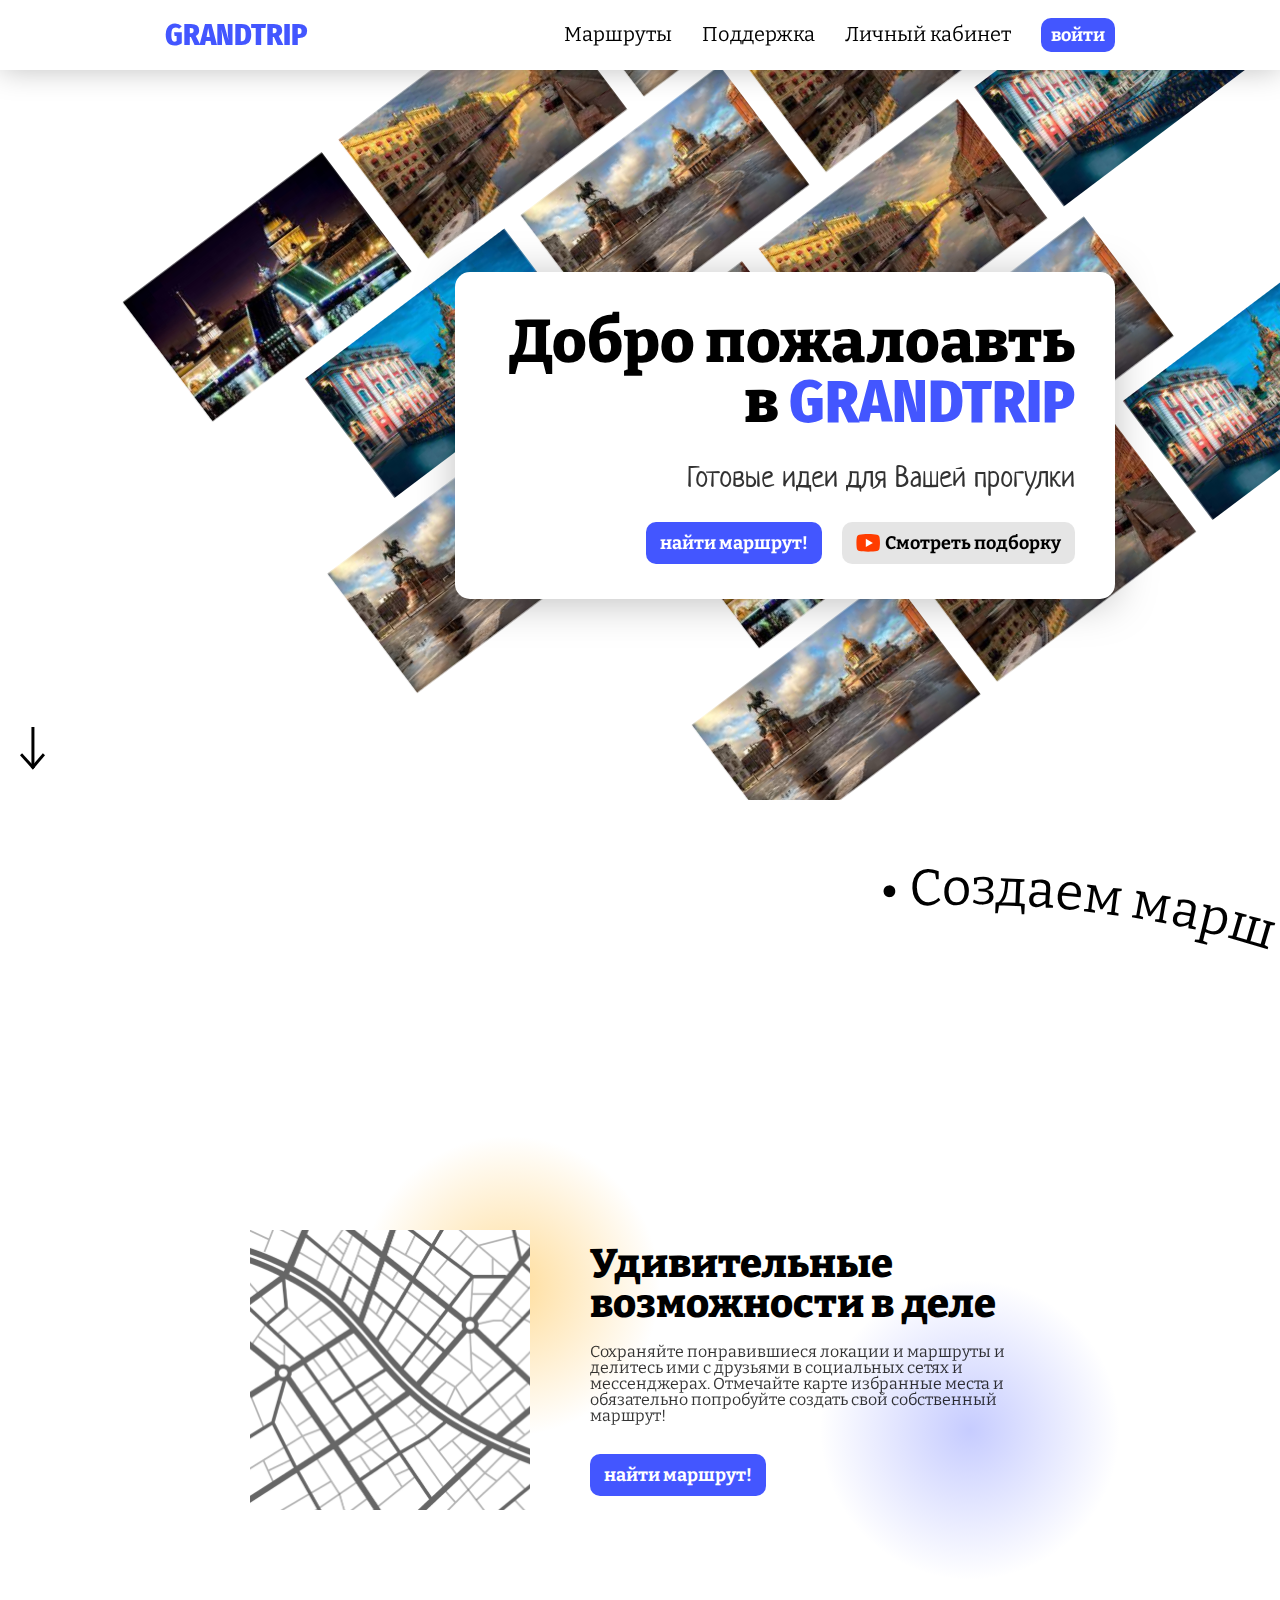
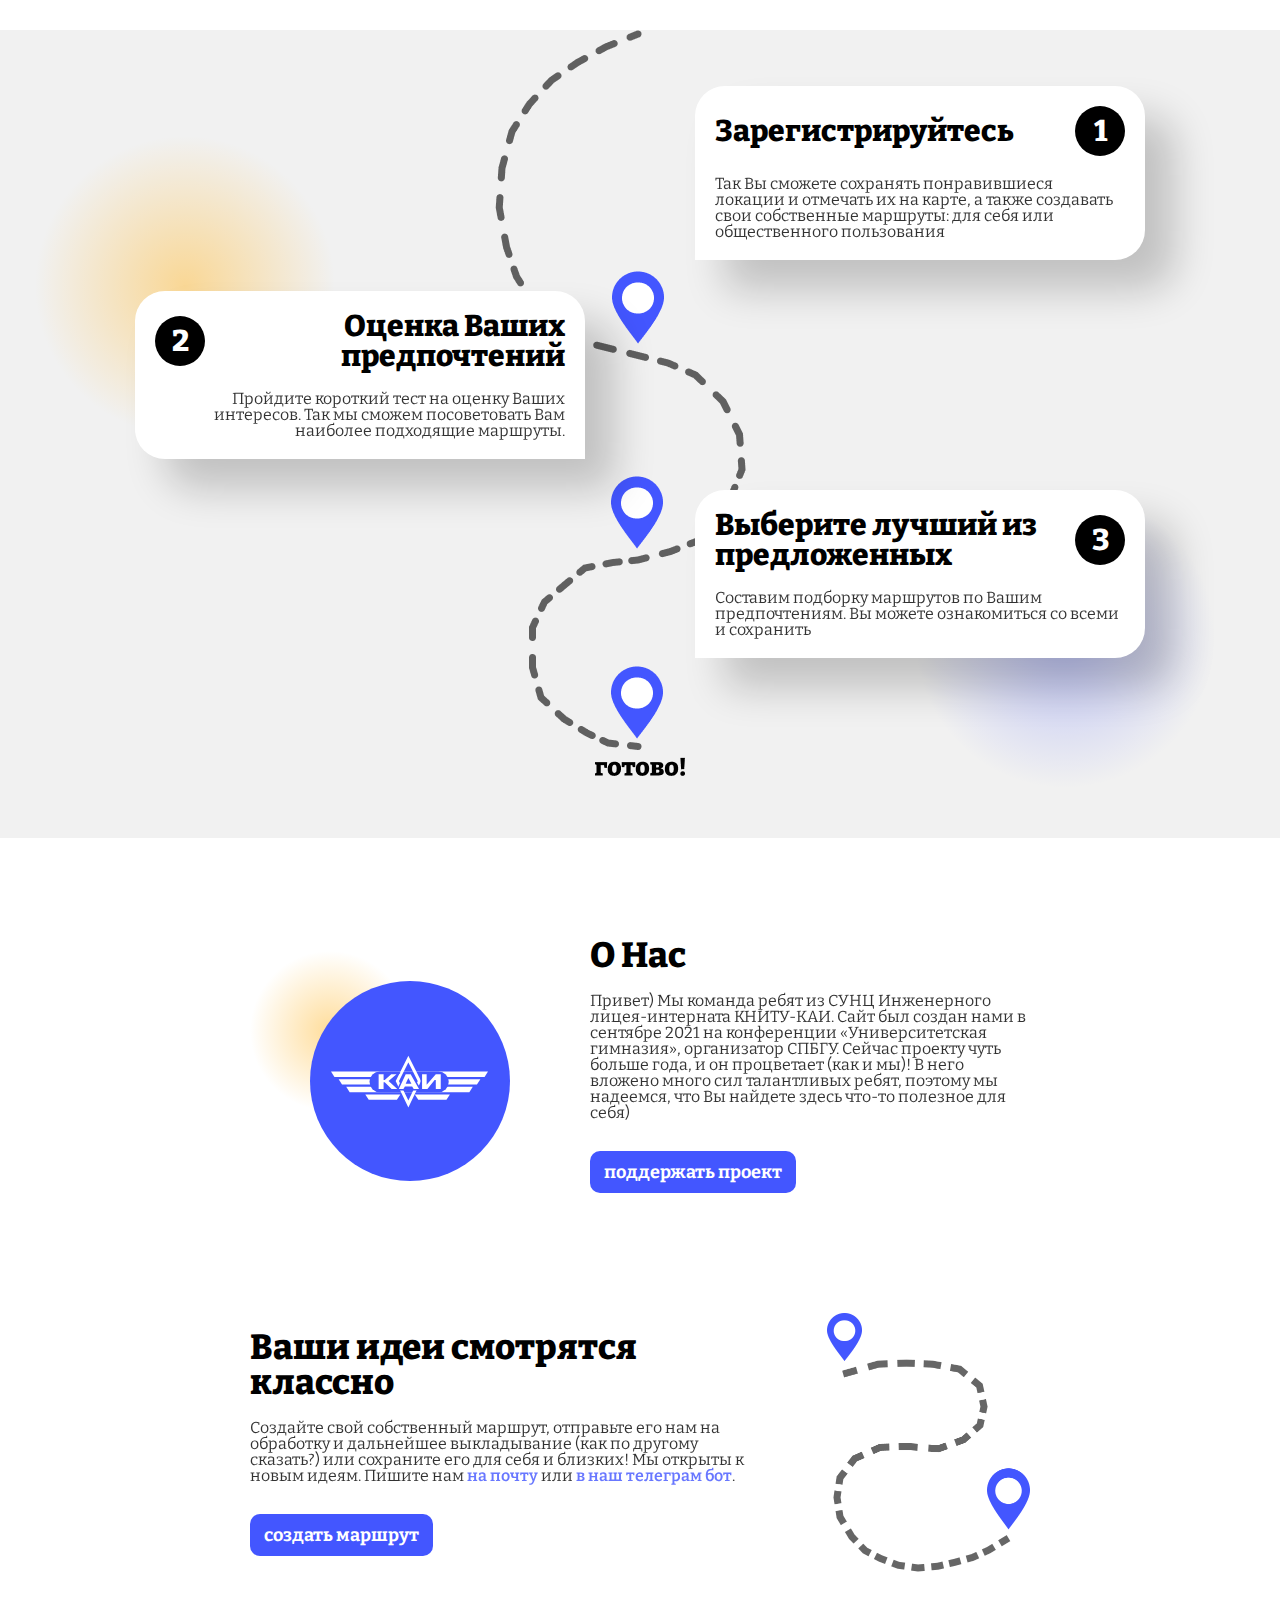
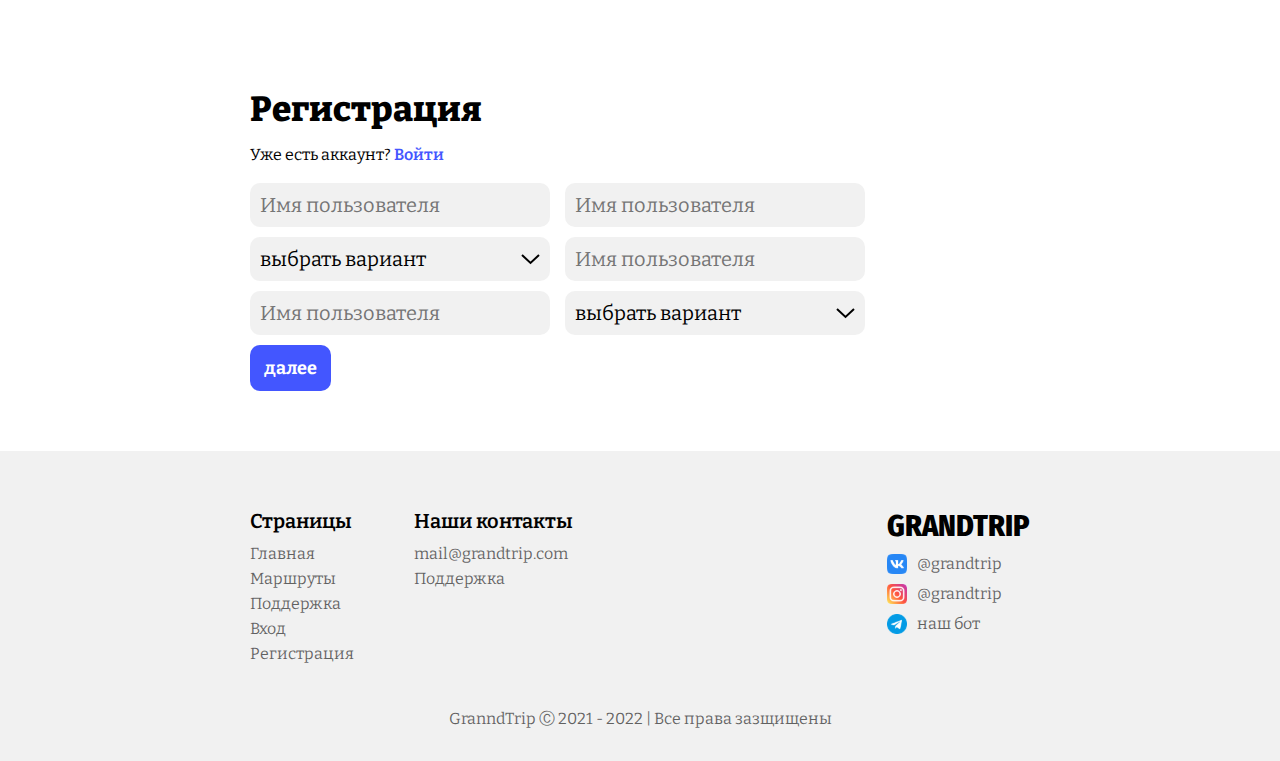
<file: #dist/index.html>
<!DOCTYPE html>
<html lang="ru">
  <head>
    <link rel="stylesheet" href="style.css"><link rel="preconnect" href="https://fonts.googleapis.com"> 
<link rel="preconnect" href="https://fonts.gstatic.com" crossorigin> 
<link href="https://fonts.googleapis.com/css2?family=Bitter:wght@500;600;700;800&family=Fira+Sans+Condensed:wght@800&family=Neucha&display=swap" rel="stylesheet">
    <title>Готовые идеи для Вашей прогулки в GrandTrip!</title>
  </head>
  <body>
    <header class="header">
      <div class="container"><a class="logo header__logo" href="index.html">GRANDTRIP</a>
        <div class="header__list"><a href="roads.html">Маршруты</a><a href="support.html">Поддержка</a><a href="personal-area.html">Личный кабинет</a><a class="button header__button button--small" href="log-in.html">войти</a></div>
      </div>
    </header>
    <section class="top-section">
      <div class="container">
        <div class="top-section__content">
          <h1>Добро пожалоавть в <span class="logo">GRANDTRIP</span></h1>
          <p>Готовые идеи для Вашей прогулки</p>
          <div class="top-section__buttons"><a class="button" href="roads.html">найти маршрут!</a><a class="button top-section__watch-compilation" href="roads.html"> <img src="img/icons/youtube.svg"><span>Смотреть подборку</span></a></div>
        </div>
        <div class="top-section__background">
          <div class="top-section__images">
            <div class="top-section__images-container">
              <div class="line"><img class="top-section__bg-img" src="img/image 4.jpg"><img class="top-section__bg-img" src="img/image 2.jpg"><img class="top-section__bg-img" src="img/image 3.jpg"></div>
              <div class="line"><img class="top-section__bg-img" src="img/image 1.jpg"><img class="top-section__bg-img" src="img/image 3.jpg"><img class="top-section__bg-img" src="img/image 2.jpg"></div>
              <div class="line"><img class="top-section__bg-img" src="img/image 3.jpg"><img class="top-section__bg-img" src="img/image 2.jpg"><img class="top-section__bg-img" src="img/image 2.jpg"><img class="top-section__bg-img" src="img/image 1.jpg"></div>
              <div class="line"><img class="top-section__bg-img" src="img/image 4.jpg"><img class="top-section__bg-img" src="img/image 3.jpg"></div>
              <div class="line"><img class="top-section__bg-img" src="img/image 3.jpg"><img class="top-section__bg-img" src="img/image 2.jpg"><img class="top-section__bg-img" src="img/image 1.jpg"></div>
            </div>
          </div>
        </div>
      </div><a class="top-section__scroll-button" href=""><img src="img/icons/arrow.svg" alt=""></a>
    </section>
    <section class="line-section">
      <div class="container"><svg id="text-container" viewBox="0 -20 1000 240" xmlns="http://www.w3.org/2000/svg"> <path id="text-curve" d="M0 100s269.931 86.612 520 0c250.069-86.612 480 0 480 0" fill="none"></path> 
<text y="40" font-size="40px"> <textPath id="text-path" href="#text-curve" startOffset="700"> • Создаем маршруты, а не клише • Создаем маршруты, а не клише • Создаем маршруты, а не клише •
</textPath> </text></svg>
      </div>
    </section>
    <section class="features-section">
      <div class="container">
        <div class="features-section__image"></div>
        <div class="features-section__text textblock">
          <h2>Удивительные возможности в деле</h2>
          <p>Сохраняйте понравившиеся локации и маршруты и делитесь ими с друзьями в социальных сетях и мессенджерах. Отмечайте карте избранные места и обязательно попробуйте создать свой собственный маршрут!</p><a class="button" href="roads.html">найти маршрут!</a>
        </div>
        <div class="circle cricle--animated circle--color1 features-section__circle"></div>
        <div class="circle cricle--animated circle--color2 features-section__circle"></div>
      </div>
    </section>
    <section class="steps-section">
      <div class="container">
        <div class="steps-section__steps">
          <div class="steps-section__element">
            <div class="steps-section__step step">
              <div class="step__title">
                <h3>Зарегистрируйтесь</h3><span class="step__num">1</span>
              </div>
              <p>Так Вы сможете сохранять понравившиеся локации и отмечать их на карте, а также создавать свои собственные маршруты: для себя или общественного пользования </p>
            </div>
          </div>
          <div class="steps-section__element">
            <div class="steps-section__step step">
              <div class="step__title">
                <h3>Оценка Ваших предпочтений</h3><span class="step__num">2</span>
              </div>
              <p>Пройдите короткий тест на оценку Ваших интересов. Так мы сможем посоветовать Вам наиболее подходящие маршруты.</p>
            </div>
          </div>
          <div class="steps-section__element">
            <div class="steps-section__step step">
              <div class="step__title">
                <h3>Выберите лучший из предложенных</h3><span class="step__num">3</span>
              </div>
              <p>Составим подборку маршрутов по Вашим предпочтениям. Вы можете ознакомиться со всеми и сохранить</p>
            </div>
          </div>
        </div>
        <div class="circle cricle--animated circle--color1"></div>
        <div class="circle cricle--animated circle--color2"></div>
      </div>
    </section>
    <section class="about-us-section">
      <div class="container">
        <div class="about-us-section__image">
          <div class="circle circle--color2 cricle--animated"></div><img class="about-us-section__kai-logo" src="img/icons/kai-logo.svg">
        </div>
        <div class="about-us-section__text textblock">
          <h2>О Нас</h2>
          <p>Привет) Мы команда ребят из СУНЦ Инженерного лицея-интерната КНИТУ-КАИ. Сайт был создан нами в сентябре 2021 на конференции «Университетская гимназия», организатор СПБГУ. Сейчас проекту чуть больше года, и он процветает (как и мы)! В него вложено много сил талантливых ребят, поэтому мы надеемся, что Вы найдете здесь что-то полезное для себя)  </p><a class="button" href="">поддержать проект</a>
        </div>
      </div>
    </section>
    <section class="ideas-section">
      <div class="container">
        <div class="ideas-section__text textblock">
          <h2>Ваши идеи смотрятся классно</h2>
          <p>Создайте свой собственный маршрут, отправьте его нам на обработку и дальнейшее выкладывание (как по другому сказать?) или сохраните его для себя и близких! Мы открыты к новым идеям. Пишите нам <a class="link" href="mail@grandtrip.com">на почту</a> или <a class="link" href="https://t.me/grandtripbot">в наш телеграм бот</a>.</p><a class="button" href="roads.html/create">создать маршрут</a>
        </div>
        <div class="ideas-section__image"><img src="img/road.png"></div>
      </div>
    </section>
        <section class="log-in-section">
          <div class="container">
            <h2> Регистрация 
            </h2>
            <div class="log-in-section__subtitle">Уже есть аккаунт? <a class="link" href="log-in.html">Войти</a>
            </div>
            <div class="log-in-section__fields">
              <form action=""> 
                <div class="log-in-section__fields">
                  <input class="field" type="text" placeholder="Имя пользователя">
                  <input class="field" type="text" placeholder="Имя пользователя">
                  <select class="field">
                    <option selected disabled value="default">выбрать вариант</option>
                    <option value="1">вариант 1</option>
                    <option value="2">вариант 2</option>
                    <option value="3">вариант 3</option>
                    <option value="4">вариант 4</option>
                  </select>
                  <input class="field" type="text" placeholder="Имя пользователя">
                  <input class="field" type="text" placeholder="Имя пользователя">
                  <select class="field">
                    <option selected disabled value="default">выбрать вариант</option>
                    <option value="1">вариант 1</option>
                    <option value="2">вариант 2</option>
                    <option value="3">вариант 3</option>
                    <option value="4">вариант 4</option>
                  </select>
                </div>
                <button class="log-in-section__button button" type="submit">далее</button>
              </form>
            </div>
          </div>
        </section>
    <footer class="footer">
      <div class="container">
        <div class="footer__links">
          <div class="footer__group1">
            <div class="footer__column">
              <div>Страницы</div><a class="link" href="index.html">Главная</a><a class="link" href="roads.html">Маршруты</a><a class="link" href="support.html">Поддержка</a><a class="link" href="log-in.html">Вход</a><a class="link" href="registration.html">Регистрация</a>
            </div>
            <div class="footer__column">
              <div>Наши контакты</div><a class="link" href="mail@grandtrip.com">mail@grandtrip.com</a><a class="link" href="support.html">Поддержка</a>
            </div>
          </div>
          <div class="footer__column footer__last-column"><a class="logo" href="index.html">GRANDTRIP</a><a class="link" href="index.html"> <img src="img/icons/vk-icon.svg"><span>@grandtrip</span></a><a class="link" href="roads.html"> <img src="img/icons/instagram-icon.svg"><span>@grandtrip</span></a><a class="link" href="support.html"> <img src="img/icons/telegram-icon.svg"><span>наш бот</span></a></div>
        </div>
        <div class="footer__note link">GranndTrip Ⓒ 2021 - 2022 | Все права зазщищены</div>
      </div>
    </footer>
    <script src="script.js"></script>
  </body>
</html>
</file>
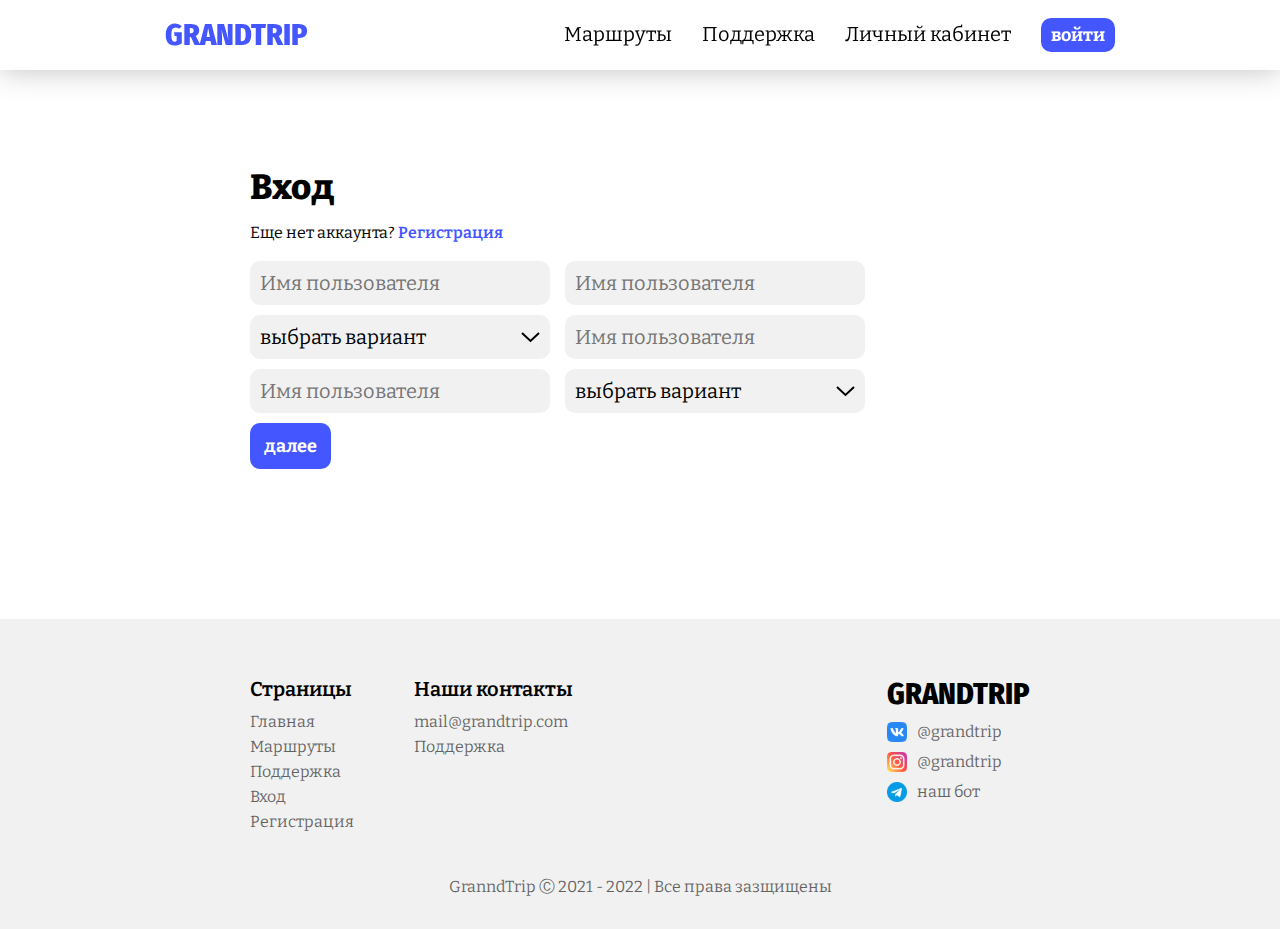
<file: #dist/log-in.html>
<!DOCTYPE html>
<html lang="ru">
  <head>
    <link rel="stylesheet" href="style.css"><link rel="preconnect" href="https://fonts.googleapis.com"> 
<link rel="preconnect" href="https://fonts.gstatic.com" crossorigin> 
<link href="https://fonts.googleapis.com/css2?family=Bitter:wght@500;600;700;800&family=Fira+Sans+Condensed:wght@800&family=Neucha&display=swap" rel="stylesheet">
    <title>Готовые идеи для Вашей прогулки в GrandTrip!</title>
    <style type="text/css">
      .log-in-section{
          padding: 170px 0 150px 0;
      }
    </style>
  </head>
  <body>
    <header class="header">
      <div class="container"><a class="logo header__logo" href="index.html">GRANDTRIP</a>
        <div class="header__list"><a href="roads.html">Маршруты</a><a href="support.html">Поддержка</a><a href="personal-area.html">Личный кабинет</a><a class="button header__button button--small" href="log-in.html">войти</a></div>
      </div>
    </header>
        <section class="log-in-section">
          <div class="container">
            <h2> Вход
            </h2>
            <div class="log-in-section__subtitle">Еще нет аккаунта? <a class="link" href="registration.html">Регистрация</a>
            </div>
            <div class="log-in-section__fields">
              <form action=""> 
                <div class="log-in-section__fields">
                  <input class="field" type="text" placeholder="Имя пользователя">
                  <input class="field" type="text" placeholder="Имя пользователя">
                  <select class="field">
                    <option selected disabled value="default">выбрать вариант</option>
                    <option value="1">вариант 1</option>
                    <option value="2">вариант 2</option>
                    <option value="3">вариант 3</option>
                    <option value="4">вариант 4</option>
                  </select>
                  <input class="field" type="text" placeholder="Имя пользователя">
                  <input class="field" type="text" placeholder="Имя пользователя">
                  <select class="field">
                    <option selected disabled value="default">выбрать вариант</option>
                    <option value="1">вариант 1</option>
                    <option value="2">вариант 2</option>
                    <option value="3">вариант 3</option>
                    <option value="4">вариант 4</option>
                  </select>
                </div>
                <button class="log-in-section__button button" type="submit">далее</button>
              </form>
            </div>
          </div>
        </section>
    <footer class="footer">
      <div class="container">
        <div class="footer__links">
          <div class="footer__group1">
            <div class="footer__column">
              <div>Страницы</div><a class="link" href="index.html">Главная</a><a class="link" href="roads.html">Маршруты</a><a class="link" href="support.html">Поддержка</a><a class="link" href="log-in.html">Вход</a><a class="link" href="registration.html">Регистрация</a>
            </div>
            <div class="footer__column">
              <div>Наши контакты</div><a class="link" href="mail@grandtrip.com">mail@grandtrip.com</a><a class="link" href="support.html">Поддержка</a>
            </div>
          </div>
          <div class="footer__column footer__last-column"><a class="logo" href="index.html">GRANDTRIP</a><a class="link" href="index.html"> <img src="img/icons/vk-icon.svg"><span>@grandtrip</span></a><a class="link" href="roads.html"> <img src="img/icons/instagram-icon.svg"><span>@grandtrip</span></a><a class="link" href="support.html"> <img src="img/icons/telegram-icon.svg"><span>наш бот</span></a></div>
        </div>
        <div class="footer__note link">GranndTrip Ⓒ 2021 - 2022 | Все права зазщищены</div>
      </div>
    </footer>
  </body>
</html>
</file>
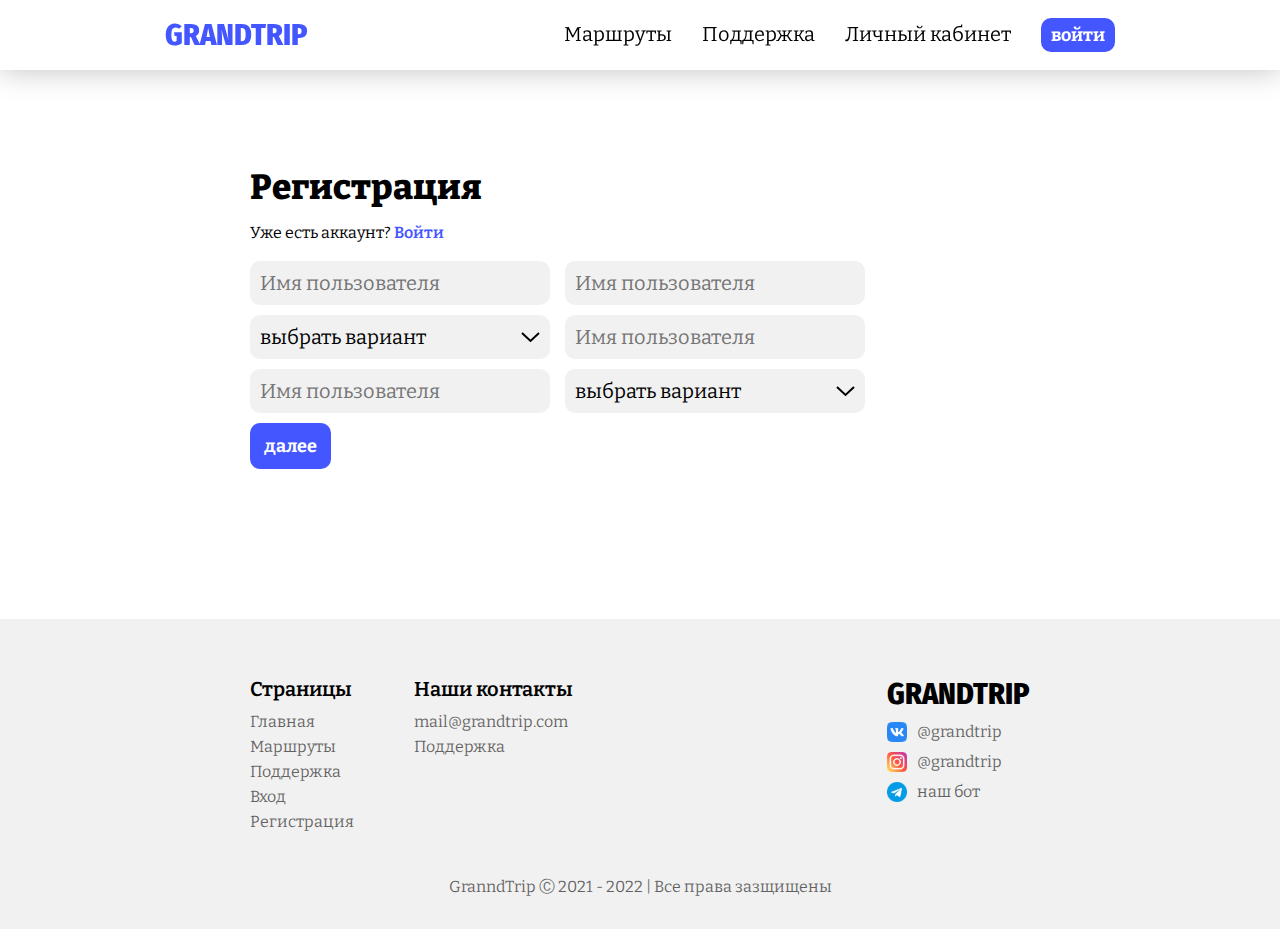
<file: #dist/registration.html>
<!DOCTYPE html>
<html lang="ru">
  <head>
    <link rel="stylesheet" href="style.css"><link rel="preconnect" href="https://fonts.googleapis.com"> 
<link rel="preconnect" href="https://fonts.gstatic.com" crossorigin> 
<link href="https://fonts.googleapis.com/css2?family=Bitter:wght@500;600;700;800&family=Fira+Sans+Condensed:wght@800&family=Neucha&display=swap" rel="stylesheet">
    <title>Готовые идеи для Вашей прогулки в GrandTrip!</title>
    <style type="text/css">
      .log-in-section{
          padding: 170px 0 150px 0;
      }
    </style>
  </head>
  <body>
    <header class="header">
      <div class="container"><a class="logo header__logo" href="index.html">GRANDTRIP</a>
        <div class="header__list"><a href="roads.html">Маршруты</a><a href="support.html">Поддержка</a><a href="personal-area.html">Личный кабинет</a><a class="button header__button button--small" href="log-in.html">войти</a></div>
      </div>
    </header>
        <section class="log-in-section">
          <div class="container">
            <h2> Регистрация 
            </h2>
            <div class="log-in-section__subtitle">Уже есть аккаунт? <a class="link" href="log-in.html">Войти</a>
            </div>
            <div class="log-in-section__fields">
              <form action=""> 
                <div class="log-in-section__fields">
                  <input class="field" type="text" placeholder="Имя пользователя">
                  <input class="field" type="text" placeholder="Имя пользователя">
                  <select class="field">
                    <option selected disabled value="default">выбрать вариант</option>
                    <option value="1">вариант 1</option>
                    <option value="2">вариант 2</option>
                    <option value="3">вариант 3</option>
                    <option value="4">вариант 4</option>
                  </select>
                  <input class="field" type="text" placeholder="Имя пользователя">
                  <input class="field" type="text" placeholder="Имя пользователя">
                  <select class="field">
                    <option selected disabled value="default">выбрать вариант</option>
                    <option value="1">вариант 1</option>
                    <option value="2">вариант 2</option>
                    <option value="3">вариант 3</option>
                    <option value="4">вариант 4</option>
                  </select>
                </div>
                <button class="log-in-section__button button" type="submit">далее</button>
              </form>
            </div>
          </div>
        </section>
    <footer class="footer">
      <div class="container">
        <div class="footer__links">
          <div class="footer__group1">
            <div class="footer__column">
              <div>Страницы</div><a class="link" href="index.html">Главная</a><a class="link" href="roads.html">Маршруты</a><a class="link" href="support.html">Поддержка</a><a class="link" href="log-in.html">Вход</a><a class="link" href="registration.html">Регистрация</a>
            </div>
            <div class="footer__column">
              <div>Наши контакты</div><a class="link" href="mail@grandtrip.com">mail@grandtrip.com</a><a class="link" href="support.html">Поддержка</a>
            </div>
          </div>
          <div class="footer__column footer__last-column"><a class="logo" href="index.html">GRANDTRIP</a><a class="link" href="index.html"> <img src="img/icons/vk-icon.svg"><span>@grandtrip</span></a><a class="link" href="roads.html"> <img src="img/icons/instagram-icon.svg"><span>@grandtrip</span></a><a class="link" href="support.html"> <img src="img/icons/telegram-icon.svg"><span>наш бот</span></a></div>
        </div>
        <div class="footer__note link">GranndTrip Ⓒ 2021 - 2022 | Все права зазщищены</div>
      </div>
    </footer>
  </body>
</html>
</file>
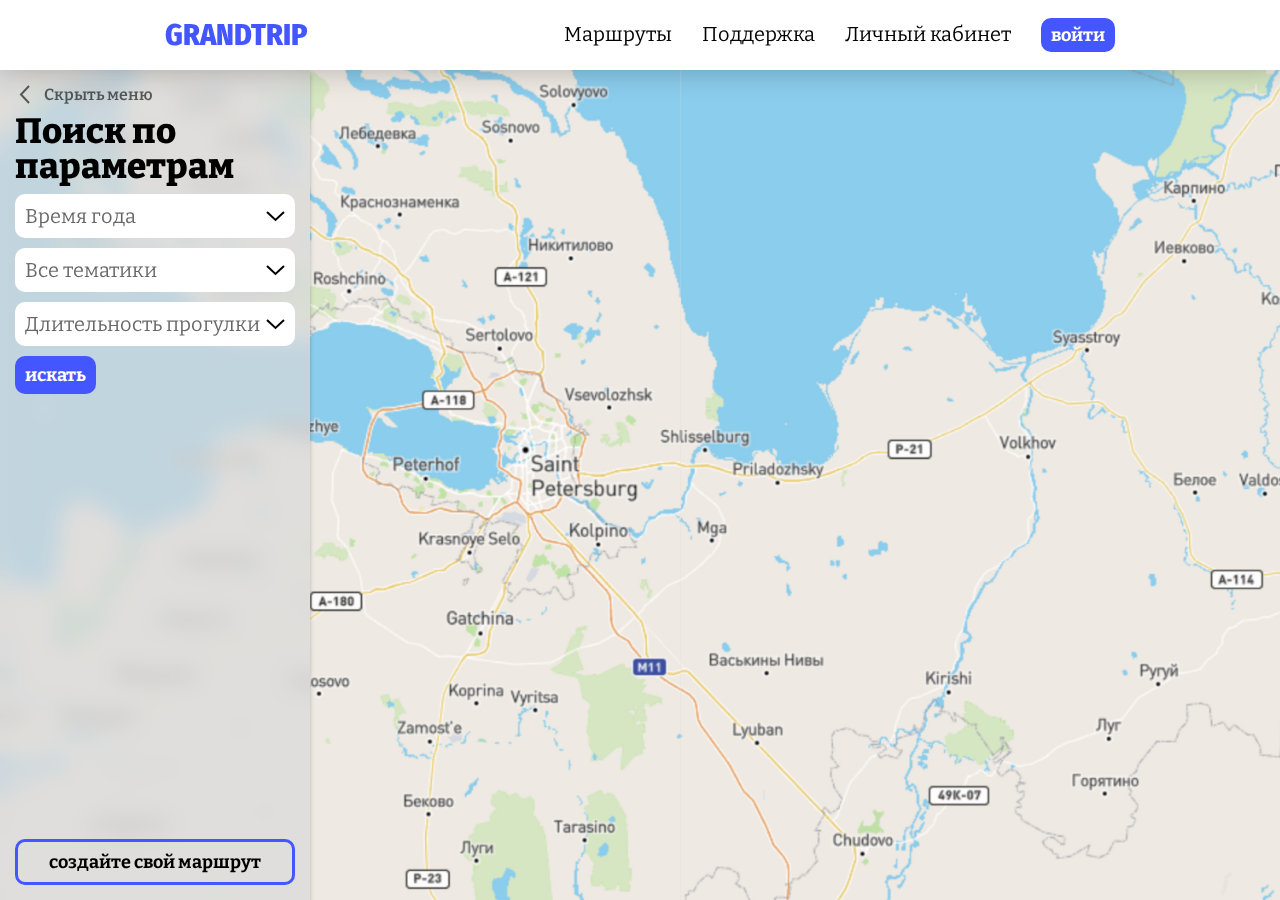
<file: #dist/roads.html>
<!DOCTYPE html>
<html lang="ru">
  <head>
    <link rel="stylesheet" href="style.css"><link rel="preconnect" href="https://fonts.googleapis.com"> 
<link rel="preconnect" href="https://fonts.gstatic.com" crossorigin> 
<link href="https://fonts.googleapis.com/css2?family=Bitter:wght@500;600;700;800&family=Fira+Sans+Condensed:wght@800&family=Neucha&display=swap" rel="stylesheet">
    <title>Готовые идеи для Вашей прогулки в GrandTrip!</title>
  </head>
  <body>
    <header class="header">
      <div class="container"><a class="logo header__logo" href="index.html">GRANDTRIP</a>
        <div class="header__list"><a href="roads.html">Маршруты</a><a href="support.html">Поддержка</a><a href="personal-area.html">Личный кабинет</a><a class="button header__button button--small" href="log-in.html">войти</a></div>
      </div>
    </header>
    <aside class="sidebar">
      <div class="sidebar__content">
        <button class="sidebar__close-button"> <img src="img/icons/small-arrow.svg"><span>Скрыть меню</span></button>
        <div class="sidebar__title">Поиск по параметрам</div>
        <div class="sidebar__list">
          <form class="sidebar__field">
            <select class="field field--small sidebar__element">
              <option selected disabled value="default">Время года</option>
              <option value="1">Весна</option>
              <option value="2">Зима</option>
              <option value="3">Осень</option>
              <option value="4">Лето</option>
            </select>
            <select class="field field--small sidebar__element">
              <option selected value="default">Все тематики</option>
              <option value="1">1</option>
              <option value="2">2</option>
              <option value="3">3</option>
              <option value="4">4</option>
            </select>
            <select class="field field--small sidebar__element">
              <option selected disabled value="default">Длительность прогулки</option>
              <option value="1">30 минут</option>
              <option value="2">1 час</option>
              <option value="3">1.5 часа</option>
              <option value="4">2 часа и больше</option>
            </select>
            <button class="button button--small sidebar__element">искать</button>
          </form>
        </div>
        <button class="button button--bordered sidebar__bottom-button">создайте свой маршрут</button>
      </div>
    </aside>
    <div class="roads-page-map"></div>
  </body>
</html>
</file>
<file: #dist/style.css>
/* Zeroing v1.1 */
* {
  padding: 0;
  margin: 0;
  border: 0;
}

*,
*:before,
*:after {
  -webkit-box-sizing: border-box;
  box-sizing: border-box;
}

:focus,
:active {
  outline: none;
}

a:focus,
a:active {
  outline: none;
}

nav,
footer,
header,
aside {
  display: block;
}

html,
body {
  font-size: 100%;
  line-height: 1;
  font-size: 14px;
  -ms-text-size-adjust: 100%;
  -moz-text-size-adjust: 100%;
  -webkit-text-size-adjust: 100%;
}

input,
button,
textarea {
  font-family: inherit;
}

input::-ms-clear {
  display: none;
  font-size: unset;
}

button {
  cursor: pointer;
}

button::-moz-focus-inner {
  padding: 0;
  border: 0;
}

a,
a:visited {
  text-decoration: none;
}

a {
  color: unset;
}

a:hover {
  text-decoration: none;
}

ul li {
  list-style: none;
}

img {
  vertical-align: top;
}

h1,
h2,
h3,
h4,
h5,
h6 {
  font-size: inherit;
  font-weight: 400;
}

select,
button,
input,
option {
  border-radius: unset;
  -webkit-appearance: none !important;
  background: unset;
  background-color: unset;
}
body {
  background: #FFF;
  color: #000;
  font-family: "Bitter", "serif";
  font-size: 16px;
  font-weight: normal;
}

.container {
  width: 780px;
  margin: 0 auto;
}

section, header, footer {
  position: relative;
  overflow: hidden;
}

h1, h2, h3 {
  font-weight: 800;
}

h1 {
  font-size: 60px;
}

h2 {
  font-size: 35px;
}

h3 {
  font-size: 30px;
}

p {
  opacity: 80%;
}

form {
  display: block;
}

.logo {
  font-family: "Fira Sans Condensed";
  color: #4356FF;
  font-weight: 800;
}

.button {
  display: inline-block;
  padding: 12px 14px;
  font-size: 18px;
  font-weight: 700;
  color: white;
  background: #4356FF;
  border-radius: 10px;
  -webkit-transition: 0.5s;
  -o-transition: 0.5s;
  transition: 0.5s;
  text-decoration: none !important;
}
.button--small {
  padding: 8px 10px;
}
.button--small:hover {
  padding: 5px 8px !important;
}
.button--bordered {
  border: 3px solid #4356FF;
  background: transparent;
  color: black;
  padding: 9px 11px;
}
.button:hover {
  border: 3px solid #4356FF;
  background: transparent;
  color: black;
  padding: 9px 11px;
}
.button * {
  display: inline-block;
}
.button * + * {
  margin-left: 5px;
}

.circle {
  --a: 0%;
  position: absolute;
  border-radius: 50%;
  z-index: -1;
}
.circle--color1 {
  background: -o-radial-gradient(50% 50%, 50% 50%, rgba(67, 86, 255, 0.3) var(--a), rgba(67, 86, 255, 0) 100%);
  background: radial-gradient(50% 50% at 50% 50%, rgba(67, 86, 255, 0.3) var(--a), rgba(67, 86, 255, 0) 100%);
}
.circle--color2 {
  background: -o-radial-gradient(50% 50%, 50% 50%, rgba(255, 198, 88, 0.6) var(--a), rgba(255, 198, 88, 0) 100%);
  background: radial-gradient(50% 50% at 50% 50%, rgba(255, 198, 88, 0.6) var(--a), rgba(255, 198, 88, 0) 100%);
}

.textblock h2 {
  margin-bottom: 20px;
}
.textblock p {
  margin-bottom: 30px;
}

.header {
  -webkit-box-shadow: 0px 0px 30px rgba(0, 0, 0, 0.25);
  box-shadow: 0px 0px 30px rgba(0, 0, 0, 0.25);
  background-color: white;
  position: fixed;
  width: 100vw;
  z-index: 10;
}
.header .container {
  display: -webkit-box;
  display: -ms-flexbox;
  display: flex;
  -webkit-box-pack: justify;
  -ms-flex-pack: justify;
  justify-content: space-between;
  -webkit-box-align: center;
  -ms-flex-align: center;
  align-items: center;
  width: 950px;
  height: 70px;
}
.header__list {
  font-size: 20px;
}
.header__list a + a {
  margin-left: 30px;
}
.header__list a:hover {
  text-decoration: underline;
}
.header .logo {
  font-size: 30px;
}

.top-section {
  overflow: hidden;
  height: 100vh;
  max-height: 800px;
}
.top-section .container {
  width: 950px;
  position: relative;
  height: 100%;
  display: -webkit-box;
  display: -ms-flexbox;
  display: flex;
  -webkit-box-orient: vertical;
  -webkit-box-direction: normal;
  -ms-flex-direction: column;
  flex-direction: column;
  -webkit-box-pack: center;
  -ms-flex-pack: center;
  justify-content: center;
  -webkit-box-align: end;
  -ms-flex-align: end;
  align-items: flex-end;
}
.top-section p {
  font-family: "Neucha";
  font-size: 30px;
  opacity: 80%;
  margin-top: 30px;
}
.top-section__content {
  background: white;
  max-width: 660px;
  padding: 40px 40px 35px 40px;
  border-radius: 15px;
  margin-bottom: -70px;
  text-align: right;
  -webkit-filter: drop-shadow(0px 4px 20px rgba(0, 0, 0, 0.25));
  filter: drop-shadow(0px 4px 20px rgba(0, 0, 0, 0.25));
}
.top-section__watch-compilation {
  background-color: rgba(1, 1, 1, 0.1);
  color: black;
}
.top-section__watch-compilation img {
  height: 18px;
}
.top-section__buttons {
  margin-top: 30px;
}
.top-section__buttons a + a {
  margin-left: 20px;
}
.top-section__scroll-button {
  position: absolute;
  bottom: 30px;
  left: 20px;
}
.top-section .line {
  display: -webkit-inline-box;
  display: -ms-inline-flexbox;
  display: inline-flex;
  position: relative;
  -webkit-transition: 0.1s;
  -o-transition: 0.1s;
  transition: 0.1s;
}
.top-section .line img + img {
  margin-left: 20px;
}
.top-section .line:nth-child(1) {
  left: calc(0px + var(--scroll-bias));
}
.top-section .line:nth-child(2) {
  left: calc(100px - var(--scroll-bias));
}
.top-section .line:nth-child(3) {
  left: calc(0px + var(--scroll-bias));
}
.top-section .line:nth-child(4) {
  left: calc(300px - var(--scroll-bias));
}
.top-section .line:nth-child(5) {
  left: calc(200px + var(--scroll-bias));
}
.top-section .line:nth-child(odd) {
  margin-left: var(--scroll-bias);
}
.top-section .line + .line {
  margin-top: 20px;
}
.top-section__images {
  --scroll-bias: 0px;
  position: relative;
  z-index: -1;
  left: 100px;
  top: -100px;
}
.top-section__images-container {
  -webkit-transform: rotate(-37deg);
  -ms-transform: rotate(-37deg);
  transform: rotate(-37deg);
  display: -webkit-box;
  display: -ms-flexbox;
  display: flex;
  -webkit-box-orient: vertical;
  -webkit-box-direction: normal;
  -ms-flex-direction: column;
  flex-direction: column;
  position: absolute;
  top: 0;
  left: 0;
}
.top-section__images img {
  display: inline-block;
  width: 250px;
  height: 150px;
}
.top-section__background {
  position: absolute;
  top: 0;
  left: 0;
}

.line-section {
  position: relative;
  bottom: 0px;
  margin-bottom: 100px;
}
.line-section .container {
  width: 100vw;
  max-width: 1500px;
}

.features-section {
  overflow: visible;
  padding: 20px 0 120px 0;
}
.features-section h2 {
  font-size: 40px;
}
.features-section .container {
  display: -webkit-box;
  display: -ms-flexbox;
  display: flex;
  -webkit-box-align: center;
  -ms-flex-align: center;
  align-items: center;
  position: relative;
}
.features-section .circle--color1 {
  right: -90px;
  bottom: -70px;
}
.features-section .circle--color2 {
  top: -94px;
  left: 110px;
}
.features-section__image {
  min-height: 280px;
  min-width: 280px;
  background: url(img/city.png);
  background-size: cover;
  margin-right: 60px;
}
.features-section__circle {
  width: 300px;
  height: 300px;
  position: absolute;
}

.steps-section {
  background: url("img/steps-section-bg.png"), #F1F1F1;
  background-repeat: no-repeat;
  background-position: calc(50% - 20px) 0;
  background-size: auto;
  padding: 56px 0 180px 0;
  min-width: 1010px;
}
.steps-section .container {
  width: 1010px;
  position: relative;
}
.steps-section .step {
  z-index: 1;
  max-width: 450px;
  min-height: 167px;
  padding: 20px;
  border-radius: 30px 30px 30px 0;
  background: white;
  -webkit-box-shadow: 30px 30px 40px rgba(0, 0, 0, 0.2);
  box-shadow: 30px 30px 40px rgba(0, 0, 0, 0.2);
}
.steps-section .step__title {
  display: -webkit-box;
  display: -ms-flexbox;
  display: flex;
  -webkit-box-pack: justify;
  -ms-flex-pack: justify;
  justify-content: space-between;
  -webkit-box-align: center;
  -ms-flex-align: center;
  align-items: center;
  margin-bottom: 20px;
}
.steps-section .step__num {
  border-radius: 50%;
  background: black;
  color: white;
  line-height: 50px;
  width: 50px;
  min-width: 50px;
  display: inline-block;
  text-align: center;
  font-size: 30px;
  font-weight: 800;
}
.steps-section__element {
  display: -webkit-box;
  display: -ms-flexbox;
  display: flex;
}
.steps-section__element:nth-child(odd) {
  -webkit-box-pack: end;
  -ms-flex-pack: end;
  justify-content: flex-end;
}
.steps-section__element:nth-child(even) div {
  border-radius: 30px 30px 0 30px;
  text-align: right;
}
.steps-section__element:nth-child(even) .step__title {
  -webkit-box-orient: horizontal;
  -webkit-box-direction: reverse;
  -ms-flex-direction: row-reverse;
  flex-direction: row-reverse;
}
.steps-section__element + .steps-section__element {
  margin-top: 31px;
}
.steps-section .circle {
  width: 300px;
  height: 300px;
  z-index: 0;
  position: absolute;
}
.steps-section .circle--color1 {
  right: -70px;
  bottom: -130px;
}
.steps-section .circle--color2 {
  top: 50px;
  left: -100px;
}

.about-us-section {
  padding: 100px 0 60px 0;
}
.about-us-section .circle {
  width: 160px;
  height: 160px;
}
.about-us-section .container {
  display: -webkit-box;
  display: -ms-flexbox;
  display: flex;
  -webkit-box-pack: justify;
  -ms-flex-pack: justify;
  justify-content: space-between;
  -webkit-box-align: center;
  -ms-flex-align: center;
  align-items: center;
}
.about-us-section__text {
  margin-left: 80px;
}
.about-us-section__image {
  min-width: 260px;
  min-height: 230px;
  position: relative;
}
.about-us-section__kai-logo {
  position: absolute;
  bottom: 0;
  right: 0;
}

.ideas-section {
  padding: 60px 0;
}
.ideas-section .container {
  display: -webkit-box;
  display: -ms-flexbox;
  display: flex;
  -webkit-box-align: center;
  -ms-flex-align: center;
  align-items: center;
  -webkit-box-pack: justify;
  -ms-flex-pack: justify;
  justify-content: space-between;
}
.ideas-section .container div + div {
  margin-left: 60px;
}
.ideas-section__image img {
  -o-object-fit: cover;
  object-fit: cover;
  height: 259px;
  width: 203px;
}

.link {
  color: #4356FF;
  text-decoration: none;
  font-weight: 600;
}
.link:hover {
  text-decoration: underline;
}

.log-in-section {
  padding: 60px 0;
}
.log-in-section h2 {
  margin-bottom: 20px;
}
.log-in-section__subtitle {
  margin-bottom: 20px;
  position: inline-block;
}
.log-in-section__fields {
  display: -webkit-box;
  display: -ms-flexbox;
  display: flex;
  -ms-flex-wrap: wrap;
  flex-wrap: wrap;
}
.log-in-section .field {
  background-color: #F1F1F1;
  margin-bottom: 10px;
  margin-right: 15px;
}

.field {
  display: inline-block;
  width: 300px;
  font-size: 20px;
  line-height: 44px;
  padding-left: 10px;
  border-radius: 10px;
  font-family: "Bitter", sans-serif;
  -webkit-transition: 0.5s;
  -o-transition: 0.5s;
  transition: 0.5s;
}
.field .default {
  background: green !important;
  color: red !important;
}
.field:placeholder {
  font-size: 20px;
  line-height: 44px;
}
.field:focus {
  border: 3px solid black;
}
.field:hover::-webkit-input-placeholder {
  color: #000;
}
.field:hover::-moz-placeholder {
  color: #000;
}
.field:hover:-ms-input-placeholder {
  color: #000;
}
.field:hover::-ms-input-placeholder {
  color: #000;
}
.field:hover::placeholder {
  color: #000;
}
.field--element:hover {
  background: red !important;
}

select.field {
  background: url("img/icons/small-arrow.svg") no-repeat center right 10px;
}

.footer {
  padding: 60px 0 30px 0;
  background-color: #F1F1F1;
}
.footer .link {
  font-size: 16px;
  line-height: 25px;
  color: rgba(0, 0, 0, 0.6);
  font-weight: normal;
  display: -webkit-box;
  display: -ms-flexbox;
  display: flex;
  -webkit-box-align: center;
  -ms-flex-align: center;
  align-items: center;
}
.footer .link img {
  margin-right: 10px;
  max-height: 20px;
  max-width: 20px;
}
.footer .logo {
  font-size: 30px;
  color: black;
}
.footer__column {
  display: -webkit-box;
  display: -ms-flexbox;
  display: flex;
  -webkit-box-orient: vertical;
  -webkit-box-direction: normal;
  -ms-flex-direction: column;
  flex-direction: column;
  -webkit-box-align: start;
  -ms-flex-align: start;
  align-items: flex-start;
}
.footer__column div {
  font-size: 20px;
  font-weight: 600;
  margin-bottom: 10px;
}
.footer__column + .footer__column {
  margin-left: 60px;
}
.footer__group1 {
  display: -webkit-box;
  display: -ms-flexbox;
  display: flex;
}
.footer__links {
  display: -webkit-box;
  display: -ms-flexbox;
  display: flex;
  -webkit-box-pack: justify;
  -ms-flex-pack: justify;
  justify-content: space-between;
  margin-bottom: 40px;
}
.footer__last-column .logo {
  margin-bottom: 10px;
}
.footer__last-column .link {
  margin-bottom: 5px;
}
.footer__note {
  -webkit-box-pack: center;
  -ms-flex-pack: center;
  justify-content: center;
}
.footer__note:hover {
  text-decoration: none;
}

.roads-page-map {
  width: 100vw;
  height: 100vh;
  background: url(img/map.jpg);
  background-size: cover;
}

.sidebar {
  -webkit-transition: 1s;
  -o-transition: 1s;
  transition: 1s;
  padding: 15px;
  display: -webkit-box;
  display: -ms-flexbox;
  display: flex;
  -webkit-box-orient: vertical;
  -webkit-box-direction: normal;
  -ms-flex-direction: column;
  flex-direction: column;
  -webkit-box-pack: justify;
  -ms-flex-pack: justify;
  justify-content: space-between;
  position: absolute;
  left: 0;
  top: 70px;
  height: calc(100% - 70px);
  background: rgba(216, 216, 216, 0.7);
  -webkit-box-shadow: 0px 4px 4px rgba(0, 0, 0, 0.25);
  box-shadow: 0px 4px 4px rgba(0, 0, 0, 0.25);
  -webkit-backdrop-filter: blur(10px);
  backdrop-filter: blur(10px);
  width: 310px;
  font-size: 16px;
  max-height: 100vh;
}
.sidebar .field {
  background-color: white;
  width: 100%;
}
.sidebar__title {
  font-weight: 800;
  font-size: 35px;
}
.sidebar--closed {
  left: -310px;
}
.sidebar__content {
  display: -webkit-box;
  display: -ms-flexbox;
  display: flex;
  -webkit-box-orient: vertical;
  -webkit-box-direction: normal;
  -ms-flex-direction: column;
  flex-direction: column;
  height: 100%;
}
.sidebar__bottom-button {
  margin-top: auto;
}
.sidebar__fields {
  margin-top: 16px;
}
.sidebar__fields * + * {
  margin-top: 10px;
}
.sidebar__list {
  margin: 10px 0;
  overflow: scroll;
}
.sidebar__list * + * {
  margin-top: 10px;
}
.sidebar__close-button {
  font-size: 16px;
  font-weight: 600;
  display: -webkit-box;
  display: -ms-flexbox;
  display: flex;
  -webkit-box-align: center;
  -ms-flex-align: center;
  align-items: center;
  margin-bottom: 10px;
  opacity: 0.6;
}
.sidebar__close-button img {
  -webkit-transform: rotate(90deg);
  -ms-transform: rotate(90deg);
  transform: rotate(90deg);
  margin-right: 10px;
}
.sidebar select {
  color: rgba(0, 0, 0, 0.6);
}

.sidebar-element {
  display: block;
  background: white;
}
</file>
